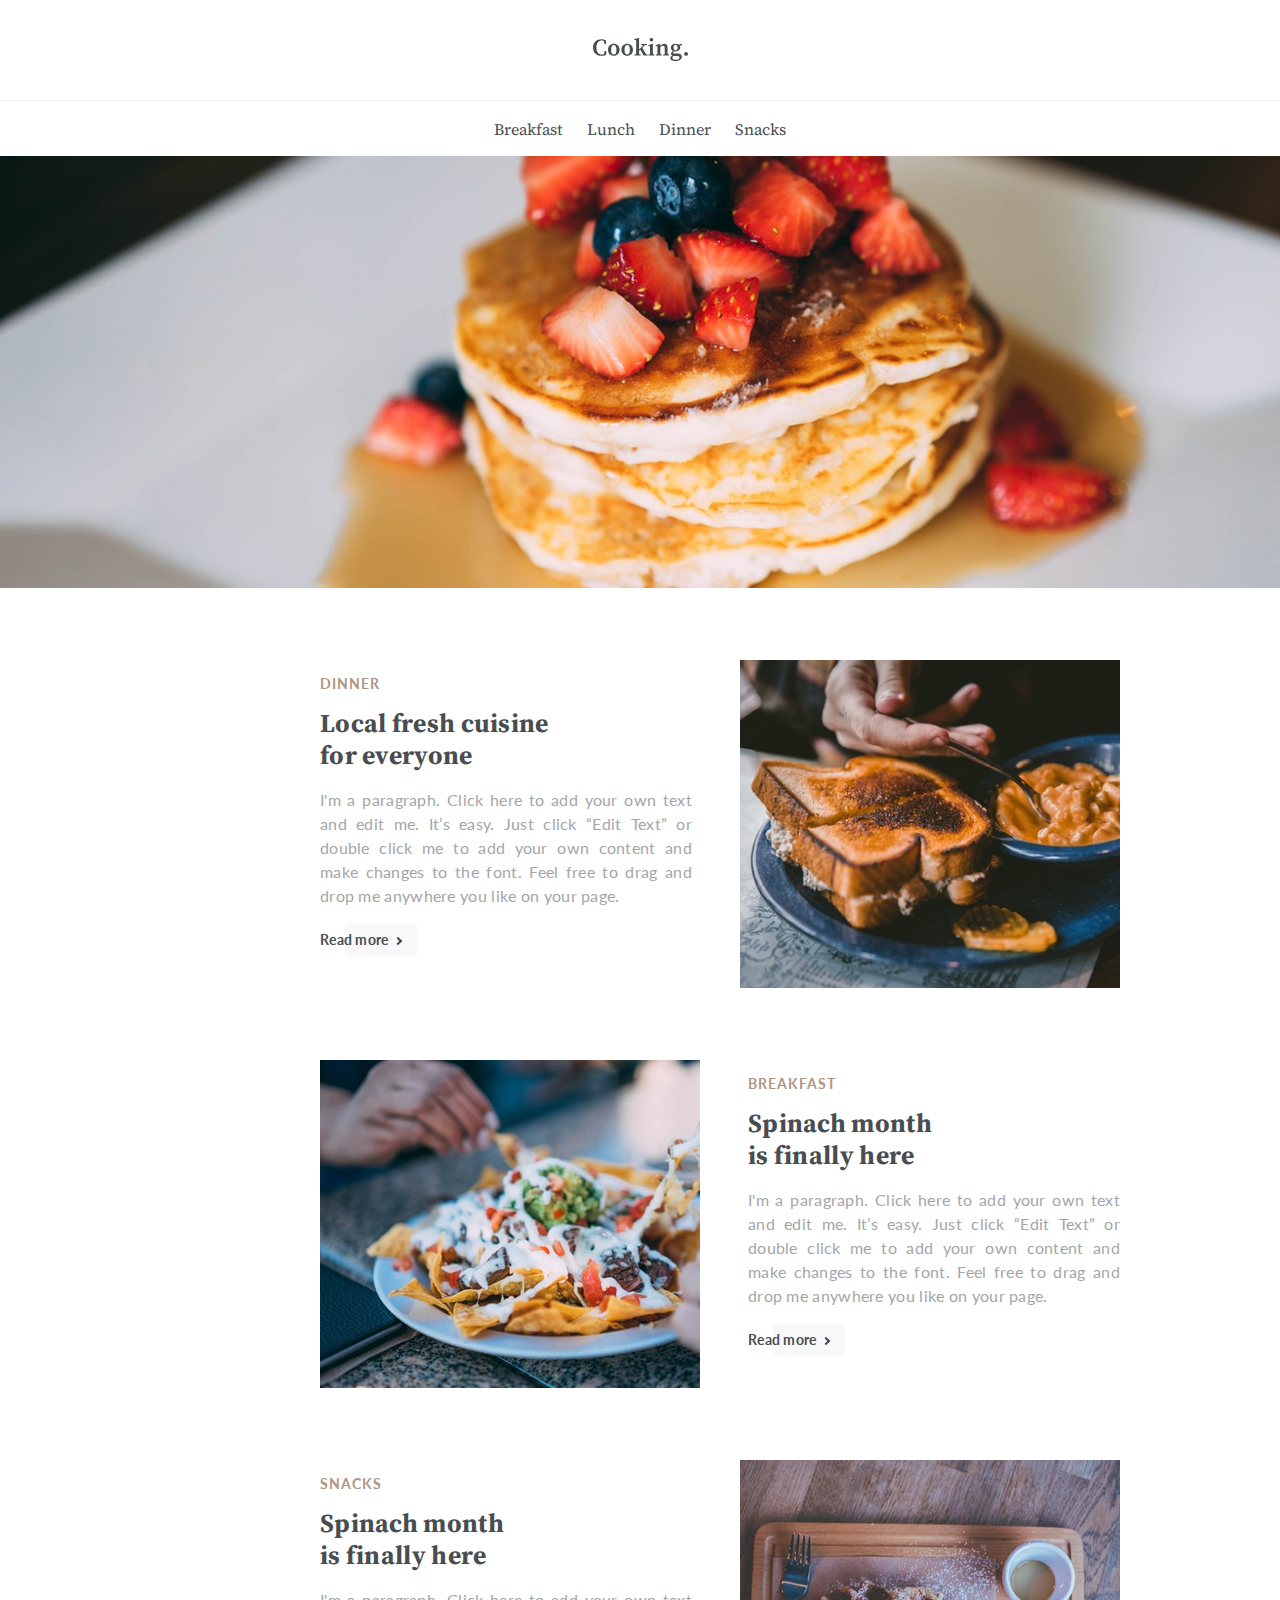
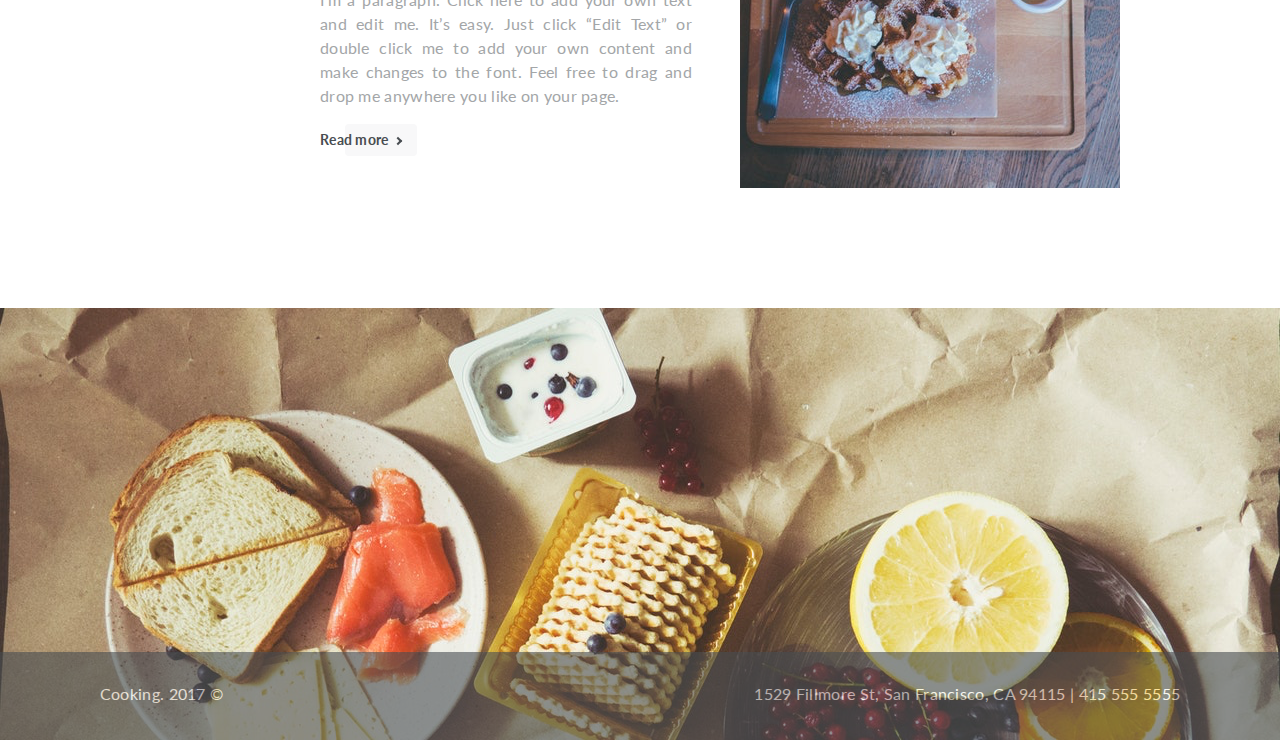
<file: index.html>
<!DOCTYPE html>
<html lang="en">
<head>
    <meta charset="UTF-8">
    <meta name="viewport" content="width=device-width, initial-scale=1">
    <title>Cooking - Home</title>
    <link rel="stylesheet" href="css/normalize.css">
    <link rel="stylesheet" href="css/style.css">
</head>
<body>
    <header>
        <div class="heading">
            <a href="#" class="head-img"><img src="img/common/cooking.svg" alt="Cooking"></a>
        </div>
        <nav>
            <ul class="nav">
                <li><a href="breakfast.html">Breakfast</a></li>
                <li><a href="#">Lunch</a></li>
                <li><a href="#">Dinner</a></li>
                <li><a href="#" class="last-a">Snacks</a></li>
            </ul>
        </nav>
    </header>
    <main>
        <section class="main-img-home"></section>
        <section class="main-home">
            <article>
                <div class="main-home-recipe">
                    <h2>Dinner</h2>
                    <h3>Local fresh cuisine<br>
                        for everyone</h3>
                    <p>I'm a paragraph. Click here to add your own text and edit me. It’s easy. Just click “Edit Text” or double click me to add your own content and make changes to the font. Feel free to drag and drop me anywhere you like on your page. </p>
                    <div class="main-home-recipe-button">
                        <a href="#">Read more</a>
                        <div></div>
                        <span class="arrow"></span>
                    </div>
                </div>
                <div class="main-home-dinner"></div>
            </article>
            <article>
                <div class="main-home-breakfast"></div>
                <div class="main-home-recipe">
                    <h2>Breakfast</h2>
                    <h3>Spinach month<br>
                        is finally here</h3>
                    <p>I'm a paragraph. Click here to add your own text and edit me. It’s easy. Just click “Edit Text” or double click me to add your own content and make changes to the font. Feel free to drag and drop me anywhere you like on your page. </p>
                    <div class="main-home-recipe-button">
                        <a href="#">Read more</a>
                        <div></div>
                        <span class="arrow"></span>
                    </div>
                </div>
            </article>
            <article>
                <div class="main-home-recipe">
                    <h2>Snacks</h2>
                    <h3>Spinach month<br>
                        is finally here</h3>
                    <p>I'm a paragraph. Click here to add your own text and edit me. It’s easy. Just click “Edit Text” or double click me to add your own content and make changes to the font. Feel free to drag and drop me anywhere you like on your page. </p>
                    <div class="main-home-recipe-button">
                        <a href="#">Read more</a>
                        <div></div>
                        <spa0n class="arrow"></spa0n>
                    </div>
                </div>
                <div class="main-home-snacks"></div>
            </article>
        </section>
    </main>
    <footer>
        <div class="copyright">
            <span>Cooking. 2017 ©</span>
            <span>1529 Fillmore St, San Francisco, CA 94115 | 415 555 5555</span>
        </div>
    </footer>
</body>
</html>
</file>
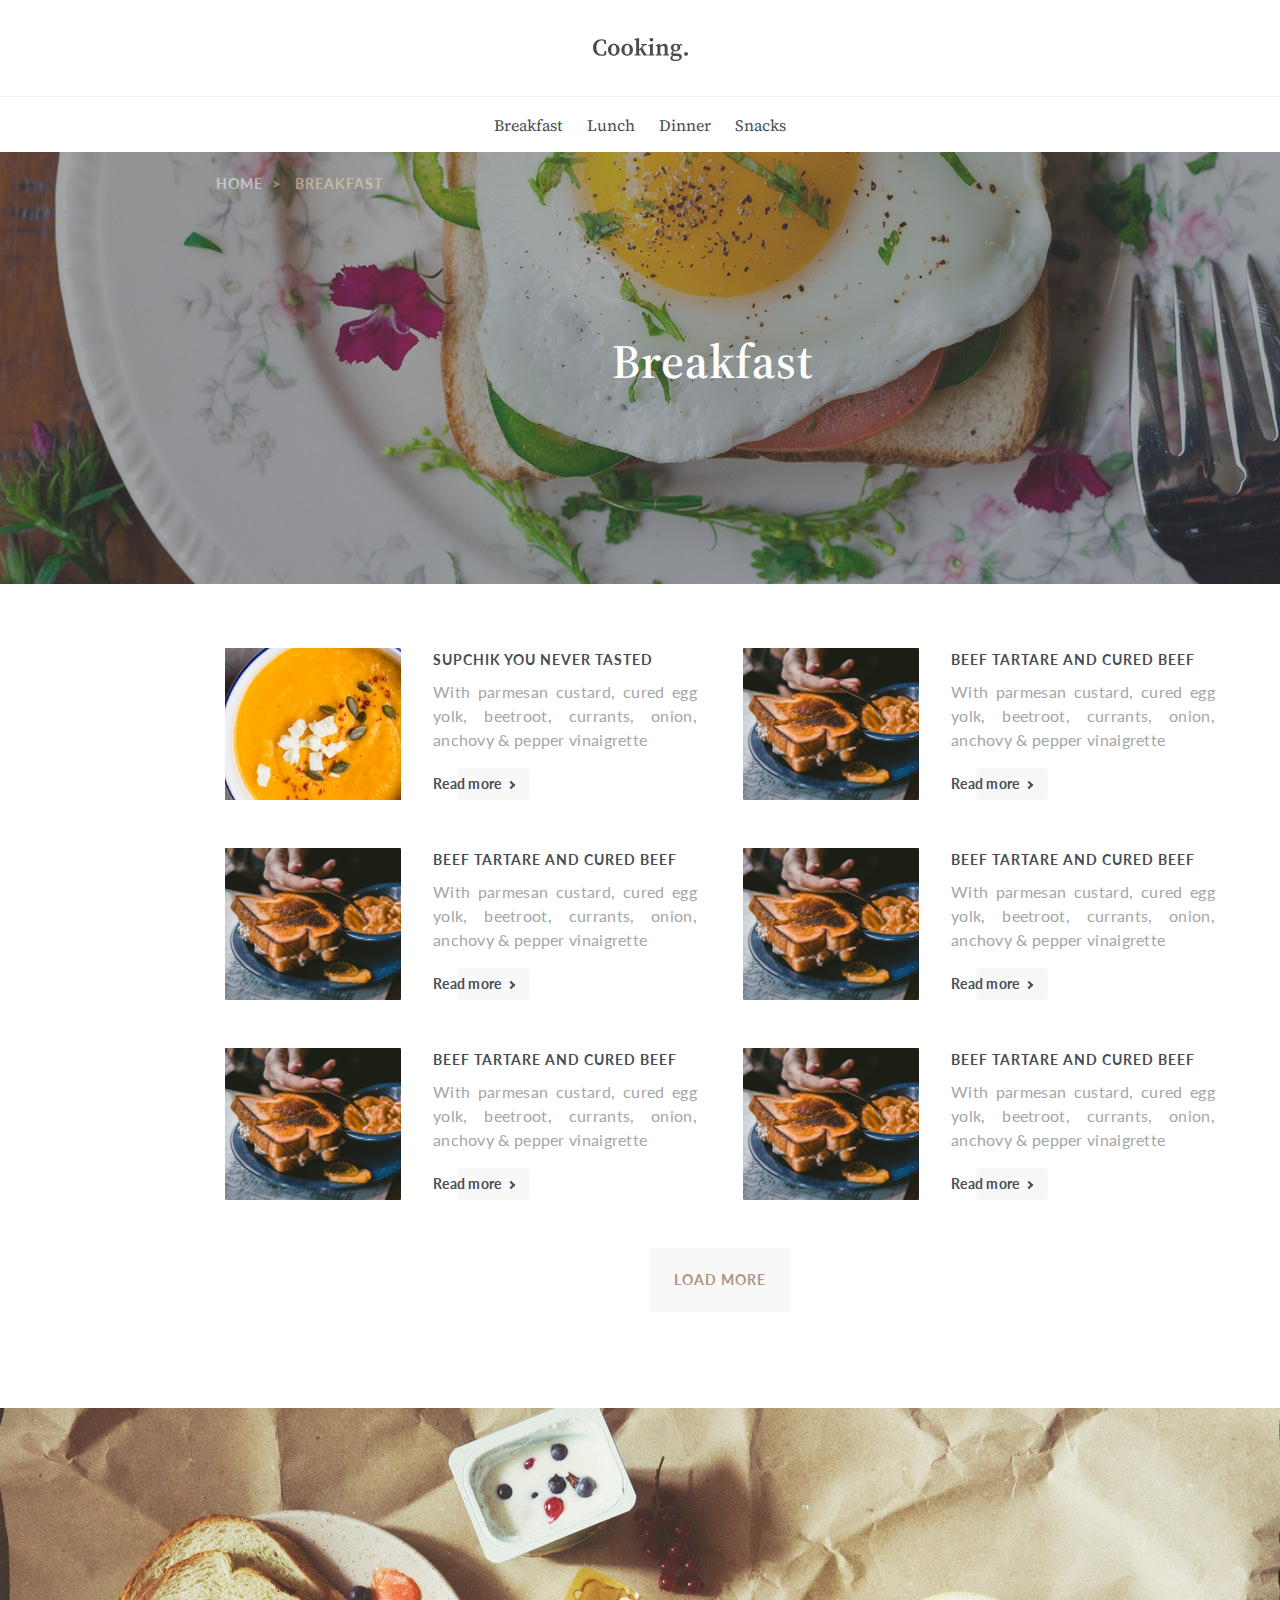
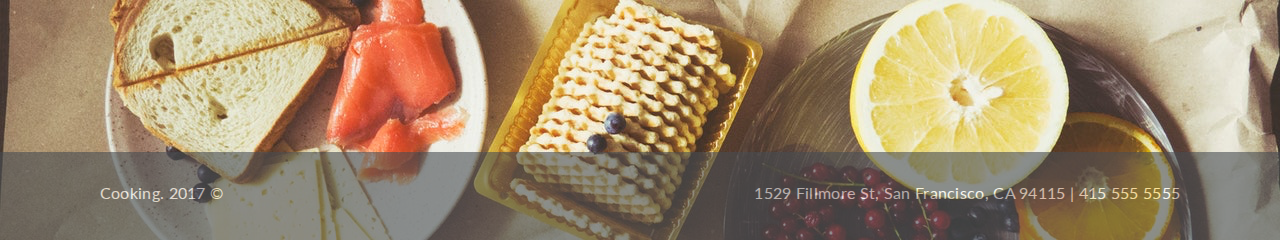
<file: breakfast.html>
<!DOCTYPE html>
<html lang="en">
<head>
    <meta charset="UTF-8">
    <title>Breakfast</title>
    <meta name="viewport" content="width=device-width, initial-scale=1">
    <link rel="stylesheet" href="css/normalize.css">
    <link rel="stylesheet" href="css/style.css">
</head>
<body>
    <header>
        <div class="heading">
            <img src="img/common/cooking.svg" class="head-img" alt="Breakfast">
        </div>
        <nav>
            <ul class="nav">
                <li><a href="#">Breakfast</a></li>
                <li><a href="#">Lunch</a></li>
                <li><a href="#">Dinner</a></li>
                <li><a href="#" class="last-a">Snacks</a></li>
            </ul>
        </nav>
    </header>
    <main>
        <section class="main-img-breakfast">
          <p><a href="index.html">home</a> <span> > </span><span>breakfast</span></p>
          <h1>Breakfast</h1>
        </section>
        <section class="main-breakfast">
            <article>
                <div class="main-breakfast-tost"></div>
                <div class="main-breakfast-recipe">
                    <h2>Supchik you never
                        tasted</h2>
                    <p>With parmesan custard, cured egg yolk, beetroot, currants, onion, anchovy & pepper vinaigrette</p>
                    <div class="main-home-recipe-button">
                        <a href="supchik.html">Read more</a>
                        <div></div>
                        <span class="arrow"></span>
                    </div>
                </div>
            </article>
            <article>
                <div class="main-breakfast-tost"></div>
                <div class="main-breakfast-recipe">
                    <h2>Beef tartare and cured beef</h2>
                    <p>With parmesan custard, cured egg yolk, beetroot, currants, onion, anchovy & pepper vinaigrette</p>
                    <div class="main-home-recipe-button">
                        <a href="#">Read more</a>
                        <div></div>
                        <span class="arrow"></span>
                    </div>
                </div>
            </article>
            <article>
                <div class="main-breakfast-tost"></div>
                <div class="main-breakfast-recipe">
                    <h2>Beef tartare and cured beef</h2>
                    <p>With parmesan custard, cured egg yolk, beetroot, currants, onion, anchovy & pepper vinaigrette</p>
                    <div class="main-home-recipe-button">
                        <a href="#">Read more</a>
                        <div></div>
                        <span class="arrow"></span>
                    </div>
                </div>
            </article>
            <article>
                <div class="main-breakfast-tost"></div>
                <div class="main-breakfast-recipe">
                    <h2>Beef tartare and cured beef</h2>
                    <p>With parmesan custard, cured egg yolk, beetroot, currants, onion, anchovy & pepper vinaigrette</p>
                    <div class="main-home-recipe-button">
                        <a href="#">Read more</a>
                        <div></div>
                        <span class="arrow"></span>
                    </div>
                </div>
            </article>
            <article>
                <div class="main-breakfast-tost"></div>
                <div class="main-breakfast-recipe">
                    <h2>Beef tartare and cured beef</h2>
                    <p>With parmesan custard, cured egg yolk, beetroot, currants, onion, anchovy & pepper vinaigrette</p>
                    <div class="main-home-recipe-button">
                        <a href="#">Read more</a>
                        <div></div>
                        <span class="arrow"></span>
                    </div>
                </div>
            </article>
            <article>
                <div class="main-breakfast-tost"></div>
                <div class="main-breakfast-recipe">
                    <h2>Beef tartare and cured beef</h2>
                    <p>With parmesan custard, cured egg yolk, beetroot, currants, onion, anchovy & pepper vinaigrette</p>
                    <div class="main-home-recipe-button">
                        <a href="#">Read more</a>
                        <div></div>
                        <span class="arrow"></span>
                    </div>
                </div>
            </article>
        </section>
        <div class="load-more">Load More</div>
    </main>
    <footer>
        <div class="copyright">
            <span>Cooking. 2017 ©</span>
            <span>1529 Fillmore St, San Francisco, CA 94115 | 415 555 5555</span>
        </div>
    </footer>

    <script src="js/script.js"></script>
</body>
</html>
</file>
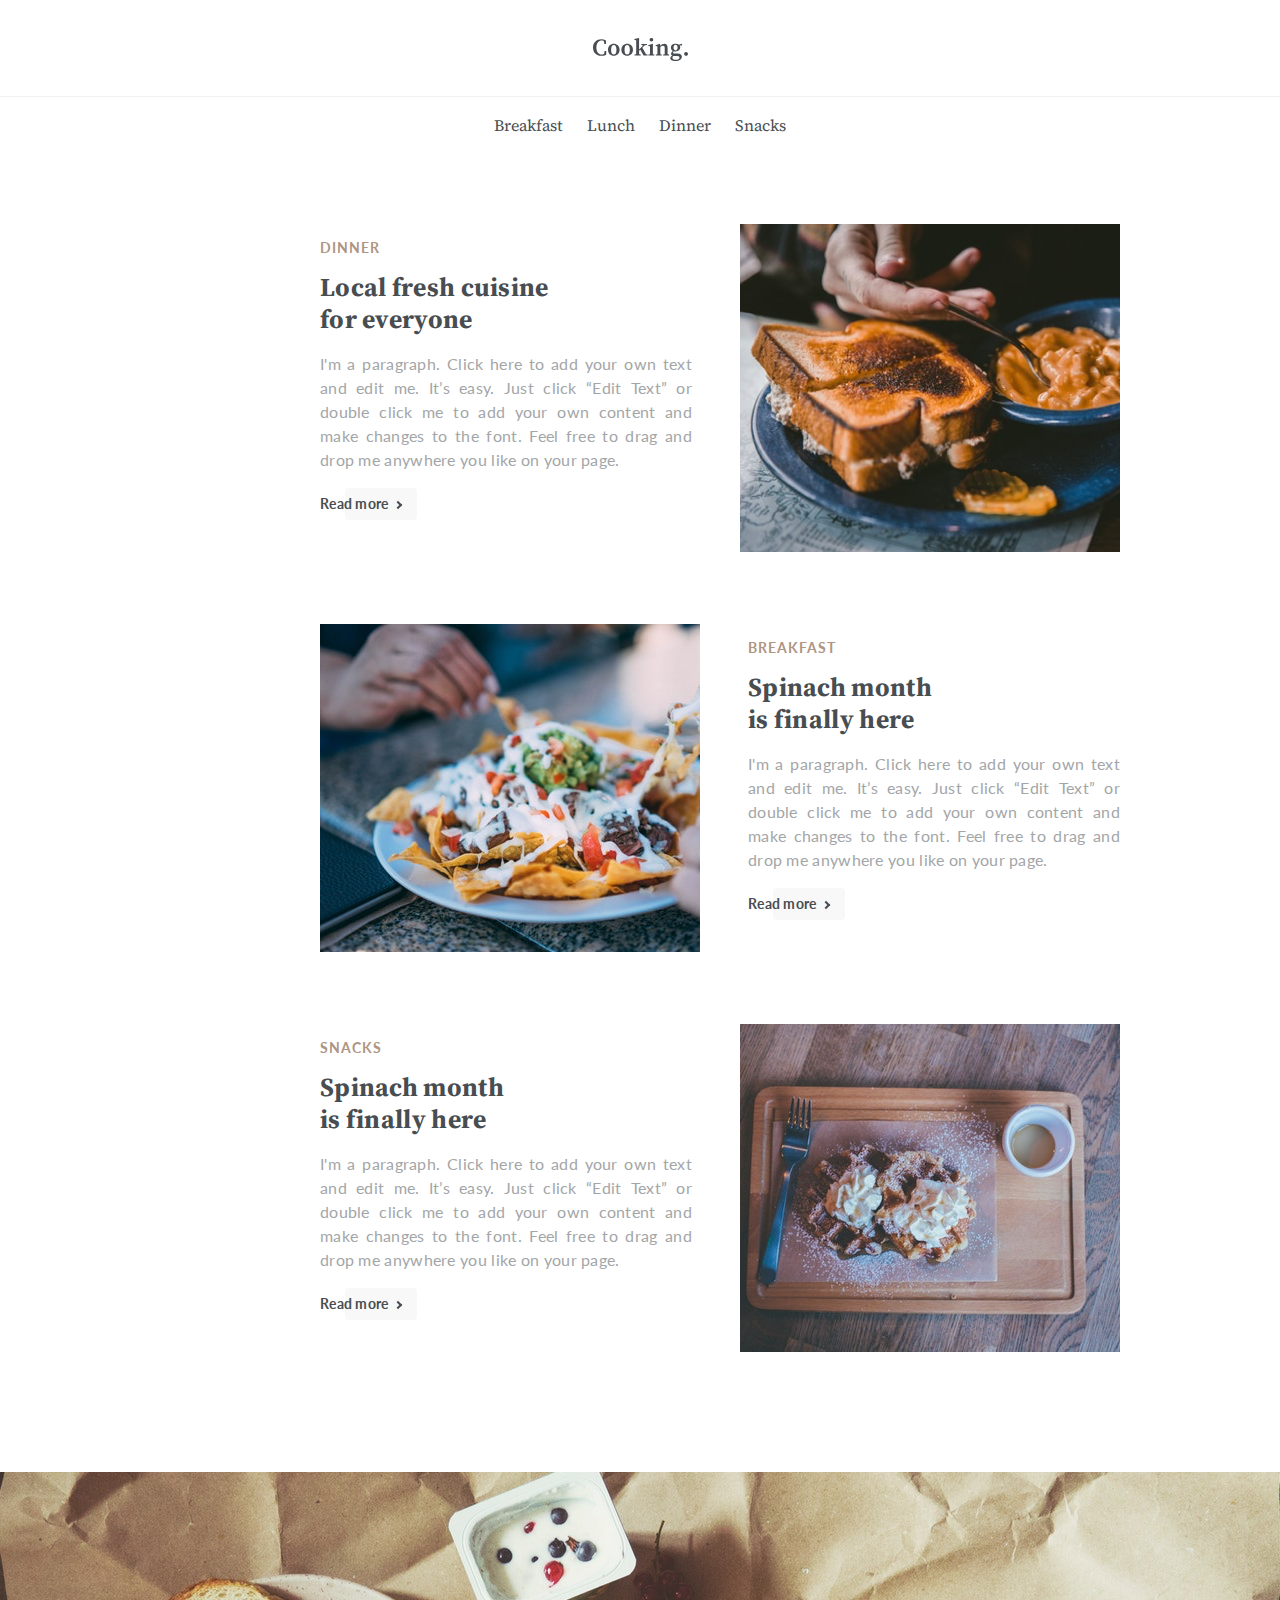
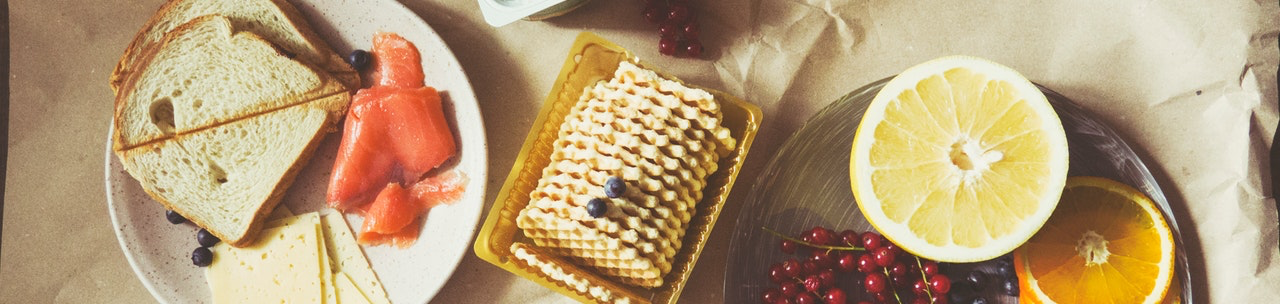
<file: home.html>
<!DOCTYPE html>
<html lang="en">
<head>
    <meta charset="UTF-8">
    <meta name="viewport" content="width=device-width, initial-scale=1">
    <title>Cooking - Home</title>
    <link rel="stylesheet" href="css/normalize.css">
    <link rel="stylesheet" href="css/style.css">
</head>
<body>
    <header>
        <div class="heading">
            <img src="img/common/cooking.svg" class="head-img" alt="Cooking">
        </div>
        <nav>
            <ul class="nav">
                <li><a href="breakfast.html">Breakfast</a></li>
                <li><a href="#">Lunch</a></li>
                <li><a href="#">Dinner</a></li>
                <li><a href="#" class="last-a">Snacks</a></li>
            </ul>
        </nav>
    </header>
    <main>
        <section class="main-img"></section>
        <section class="main-home">
            <article>
                <div class="main-home-recipe">
                    <h2>Dinner</h2>
                    <h3>Local fresh cuisine<br>
                        for everyone</h3>
                    <p>I'm a paragraph. Click here to add your own text and edit me. It’s easy. Just click “Edit Text” or double click me to add your own content and make changes to the font. Feel free to drag and drop me anywhere you like on your page. </p>
                    <div class="main-home-recipe-button">
                        <a href="#">Read more</a>
                        <div></div>
                        <span class="arrow"></span>
                    </div>
                </div>
                <div class="main-home-dinner"></div>
            </article>
            <article>
                <div class="main-home-breakfast"></div>
                <div class="main-home-recipe">
                    <h2>Breakfast</h2>
                    <h3>Spinach month<br>
                        is finally here</h3>
                    <p>I'm a paragraph. Click here to add your own text and edit me. It’s easy. Just click “Edit Text” or double click me to add your own content and make changes to the font. Feel free to drag and drop me anywhere you like on your page. </p>
                    <div class="main-home-recipe-button">
                        <a href="#">Read more</a>
                        <div></div>
                        <span class="arrow"></span>
                    </div>
                </div>
            </article>
            <article>
                <div class="main-home-recipe">
                    <h2>Snacks</h2>
                    <h3>Spinach month<br>
                        is finally here</h3>
                    <p>I'm a paragraph. Click here to add your own text and edit me. It’s easy. Just click “Edit Text” or double click me to add your own content and make changes to the font. Feel free to drag and drop me anywhere you like on your page. </p>
                    <div class="main-home-recipe-button">
                        <a href="#">Read more</a>
                        <div></div>
                        <span class="arrow"></span>
                    </div>
                </div>
                <div class="main-home-snacks"></div>
            </article>
        </section>
    </main>
    <footer></footer>
</body>
</html>
</file>
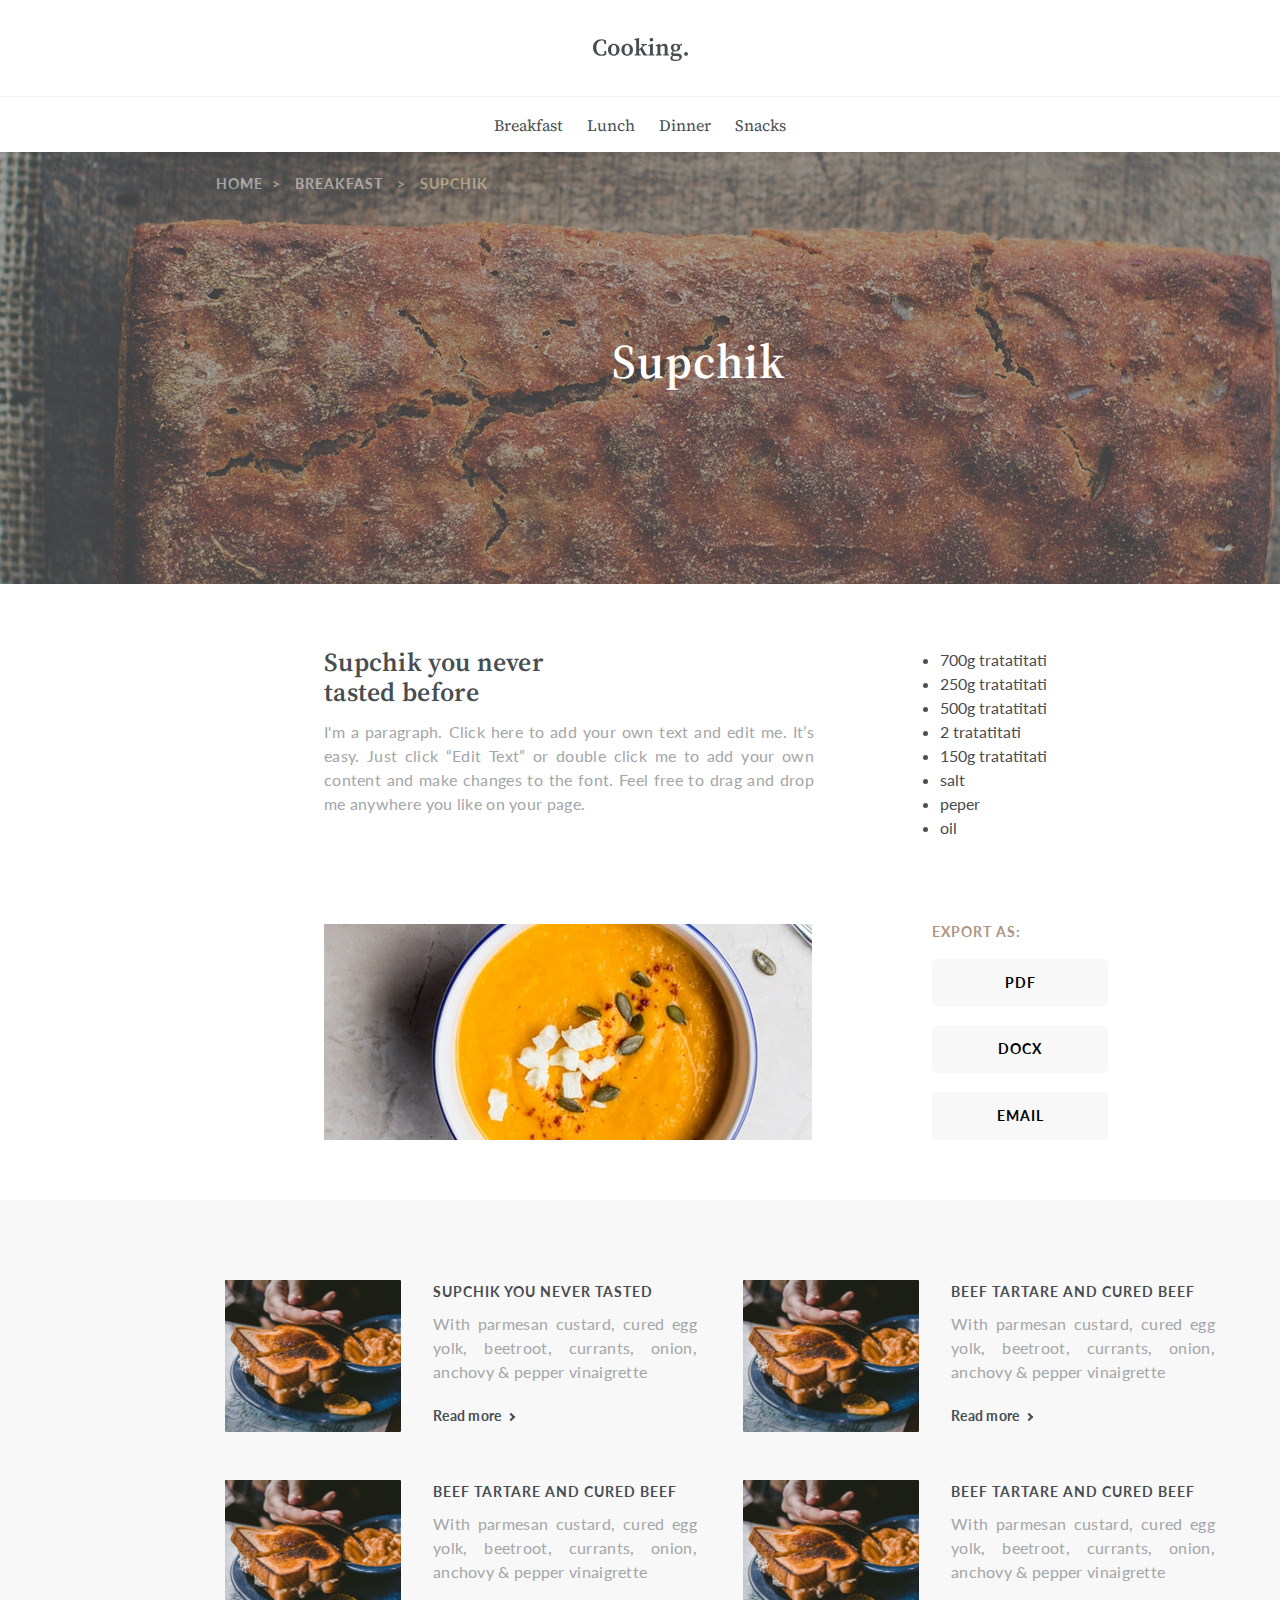
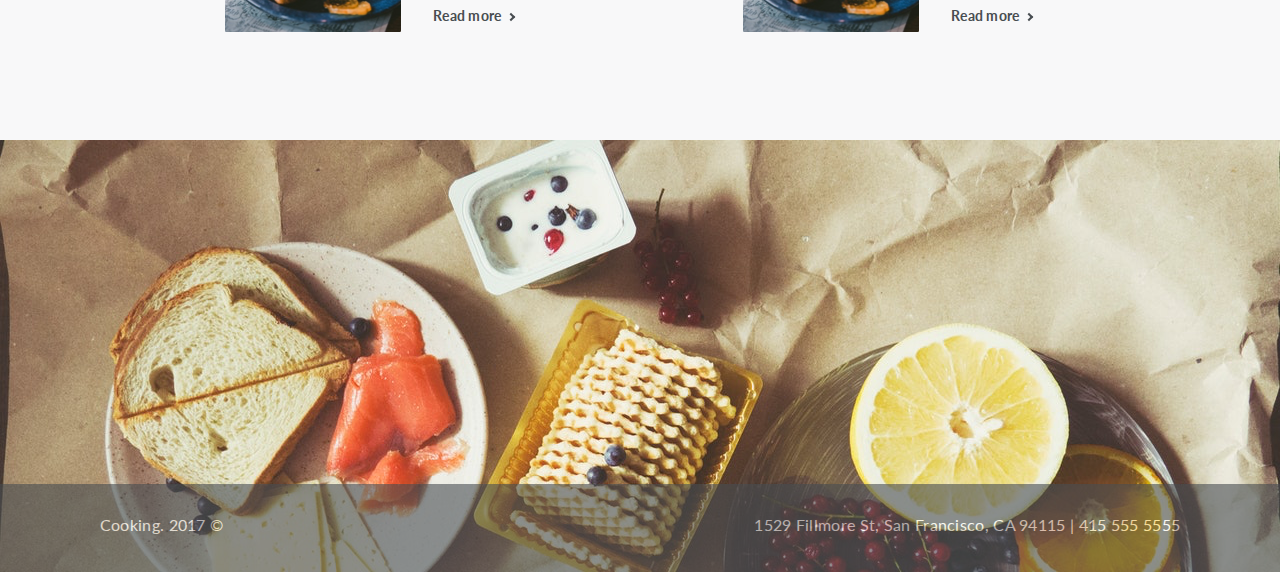
<file: supchik.html>
<!DOCTYPE html>
<html lang="en">
<head>
    <meta charset="UTF-8">
    <meta name="viewport" content="width=device-width, initial-scale=1">
    <title>The Best Soup Recipe</title>
    <link rel="stylesheet" href="css/normalize.css">
    <link rel="stylesheet" href="css/style.css">
</head>
<body>
    <header>
        <div class="heading">
            <img src="img/common/cooking.svg" class="head-img" alt="Breakfast">
        </div>
        <nav>
            <ul class="nav">
                <li><a href="breakfast.html">Breakfast</a></li>
                <li><a href="#">Lunch</a></li>
                <li><a href="#">Dinner</a></li>
                <li><a href="#" class="last-a">Snacks</a></li>
            </ul>
        </nav>
    </header>
    <main>
        <section class="main-img-supchik">
            <p><a href="index.html">home</a> <span> > </span><span><a href="breakfast.html">breakfast</a></span><span> > </span><span>supchik</span></p>
            <h1>Supchik</h1>
        </section>
        <section class="recipe">
            <div>
                <h2>Supchik you never<br>
                    tasted before</h2>
                <p>I'm a paragraph. Click here to add your own text and edit me. It’s easy. Just click “Edit Text” or double click me to add your own content and make changes to the font. Feel free to drag and drop me anywhere you like on your page. </p>
            </div>
            <ul>
                <li>700g tratatitati</li>
                <li>250g tratatitati</li>
                <li>500g tratatitati</li>
                <li>2 tratatitati</li>
                <li>150g tratatitati</li>
                <li>salt </li>
                <li>peper</li>
                <li>oil</li>
            </ul>
        </section>
        <section class="save-recipe">
            <img src="img/supchik/soup.png" alt="Soup">
            <div>
                <h2>Export AS:</h2>
                <button><a href="files/supchik.pdf" download="">PDF</a></button>
                <button><a href="files/supchik.docx" download="">DOCX</a></button>
                <button><a href="mailto: bogdan.makarenko@gmail.com">EMAIL</a></button>
            </div>
        </section>
        <div class="wrapper">
            <section class="main-supchik">
                <article>
                    <div class="main-breakfast-tost"></div>
                    <div class="main-breakfast-recipe">
                        <h2>Supchik you never
                            tasted</h2>
                        <p>With parmesan custard, cured egg yolk, beetroot, currants, onion, anchovy & pepper vinaigrette</p>
                        <div class="main-home-recipe-button">
                            <a href="supchik.html">Read more</a>
                            <div></div>
                            <span class="arrow"></span>
                        </div>
                    </div>
                </article>
                <article>
                    <div class="main-breakfast-tost"></div>
                    <div class="main-breakfast-recipe">
                        <h2>Beef tartare and cured beef</h2>
                        <p>With parmesan custard, cured egg yolk, beetroot, currants, onion, anchovy & pepper vinaigrette</p>
                        <div class="main-home-recipe-button">
                            <a href="#">Read more</a>
                            <div></div>
                            <span class="arrow"></span>
                        </div>
                    </div>
                </article>
                <article>
                    <div class="main-breakfast-tost"></div>
                    <div class="main-breakfast-recipe">
                        <h2>Beef tartare and cured beef</h2>
                        <p>With parmesan custard, cured egg yolk, beetroot, currants, onion, anchovy & pepper vinaigrette</p>
                        <div class="main-home-recipe-button">
                            <a href="#">Read more</a>
                            <div></div>
                            <span class="arrow"></span>
                        </div>
                    </div>
                </article>
                <article>
                    <div class="main-breakfast-tost"></div>
                    <div class="main-breakfast-recipe">
                        <h2>Beef tartare and cured beef</h2>
                        <p>With parmesan custard, cured egg yolk, beetroot, currants, onion, anchovy & pepper vinaigrette</p>
                        <div class="main-home-recipe-button">
                            <a href="#">Read more</a>
                            <div></div>
                            <span class="arrow"></span>
                        </div>
                    </div>
                </article>
            </section>
        </div>
    </main>
    <footer>
        <div class="copyright">
            <span>Cooking. 2017 ©</span>
            <span>1529 Fillmore St, San Francisco, CA 94115 | 415 555 5555</span>
        </div>
    </footer>
</body>
</html>
</file>
<file: css/style.css>
@import url('https://fonts.googleapis.com/css?family=Source+Serif+Pro:400,600,700');
@import url('https://fonts.googleapis.com/css?family=Lato:400,700');

body{
    overflow-x: hidden;
}
/* HEADER */
header{
    display: flex;
    flex-flow: column;
}
main{
    width: 1440px;
}
.heading{
    display: flex;
    padding: 38px 0 35px 0;
    border-bottom: 1px solid rgba(72,77,81,0.08);
}
.head-img{
    object-fit: contain;
    margin: 0 auto;
}

    /* NAVIGATION */
.nav{
    list-style: none;
    display: flex;
    justify-content: center;
}
.nav a{
    display: block;
    padding: 16px 0 15px 0;
    margin-right: 24px;
    margin-top: -1px;
    border-top: 1px solid transparent;
    font-family: 'Source Serif Pro', serif;
    font-size: 16px;
    line-height: 1.5;
    color: #484d51;
}
.nav a:hover{
    border-top: 1px solid #ae9584;
    color: #ae9584;
}
.nav .last-a{
    margin-right: 0;
}

/* MAIN part */
.main-home {
    display: flex;
    flex-flow: column;
    align-items: center;
}
.main-img-home {
    background: url(../img/home/main.png)no-repeat center center;
    background-size: cover;
    width: 100%;
    height: 432px;
}
    /* ARTICLES */
article{
    margin: 72px 0 0 0;
    font-family: 'Lato', sans-serif;
    display: flex;
    flex-wrap: nowrap;
    justify-content: space-between;
    max-width: 800px;
}
article:last-of-type{
    margin-bottom: 120px;
}

article h2{
    font-weight: 700;
    width: 60px;
    height: 16px;
    font-size: 14px;
    line-height: 1.14;
    letter-spacing: 1px;
    text-transform: uppercase;
    color: #ae9584;
}
article h3{
    font-family: 'Source Serif Pro', serif;
    font-weight: 700;
    font-size: 26px;
    line-height: 1.23;
    letter-spacing: 0.3px;
    color: #484d51;
}
article p {
    font-size: 16px;
    line-height: 1.5;
    color: #a3a6a8;
    letter-spacing: 0.3px;
    text-align: justify;
}
    /* Recipe images */
.main-home-dinner {
    background: url(../img/home/dinner.png)no-repeat center center;
    background-size: cover;
    width: 47.5%;
    height: 328px;
}
.main-home-breakfast {
    background: url(../img/home/breakfast.png)no-repeat center center;
    background-size: cover;
    width: 47.5%;
    height: 328px;
}
.main-home-snacks {
    background: url(../img/home/snacks.png)no-repeat center center;
    background-size: cover;
    width: 47.5%;
    height: 328px;
}

    /* RECIPE */
.main-home-recipe {
    display: flex;
    flex-flow: column;
    width: 46.5%;
    max-height: 320px;
}
.main-home-recipe h2,
.main-home-recipe > p{
    padding: 16px 0 16px 0;
}


    /* Read more button */
.main-home-recipe-button{
    display: flex;
}

.main-home-recipe-button > a{
    display: block;
    width: 97px;
    height: 32px;
    font-size: 14px;
    font-weight: 700;
    line-height: 32px;
    letter-spacing: 0.3px;
    text-align: left;
    color: #484d51;
    z-index: 2;
}
.main-home-recipe-button > div{
    width: 72px;
    height: 32px;
    background-color: #f8f8f9;
    margin-left: -72px;
    border-radius: 4px;
}
.arrow{
    display: block;
    width: 4px;
    height: 4px;
    position: relative;
    right: 22px;
    top: 14px;
    transform: rotate(45deg);
    border-style: solid;
    border-color: #484d51;
    border-width: 2px 2px 0 0;
}

.main-home-recipe-button a:hover{
    cursor: pointer;
    color: #ae9584;
}
.main-home-recipe-button a:hover ~ .arrow{
    border-color: #ae9584;
}
.main-home-recipe-button a:hover ~ div{
    background-color: rgba(234,234,237,0.45);
}

/* FOOTER */

footer{
    background: url(../img/common/foooter.png)no-repeat center center;
    background-size: cover;
    width: 100%;
    height: 432px;
}
.copyright {
    display: flex;
    justify-content: space-between;
    align-content: center;
    width: 100%;
    height: 88px;
    opacity: 0.6;
    background-color: #484d51;
    position: relative;
    top: 79.6%;
}
.copyright span{
    font-family: 'Lato', sans-serif;
    font-size: 16px;
    line-height: 1.5;
    letter-spacing: 0.3px;
    text-align: left;
    color: #ffffff;
    margin: 2.3% 7.8%;
}

/* BREAKFAST */

/* MAIN */
.main-img-breakfast,
.main-img-supchik{
    background-size: cover;
    width: 100%;
    height: 432px;
    position: relative;
    margin-bottom: 64px;
}
.main-img-breakfast{
    background: url(../img/breakfest/Breakfast.png)no-repeat center center;
}
.main-img-breakfast a,
.main-img-supchik a{
    color: #ffffff;
}
.main-img-breakfast a:hover,
.main-img-supchik a:hover{
    text-decoration: underline;
}
.main-img-breakfast p,
.main-img-supchik p{
    height: 16px;
    opacity: 0.48;
    font-size: 14px;
    font-family: 'Lato', sans-serif;
    font-weight: 700;
    line-height: 1.14;
    letter-spacing: 1px;
    text-transform: uppercase;
    position: relative;
    top: 5.6%;
    left: 15%;
    text-align: left;
}
.main-img-breakfast span,
.main-img-supchik span{
    color: #f9e4b3;
    z-index: 2;
    padding: 0 5px;
}
.main-img-breakfast h1,
.main-img-supchik h1{
    width: 217px;
    height: 66px;
    font-family: 'Source Serif Pro', serif;
    font-size: 48px;
    font-weight: 600;
    letter-spacing: 0.9px;
    text-align: left;
    position: relative;
    left: 42.5%;
    top: 31%;
    color: #fff;
}
.main-breakfast-tost{
    background: url(../img/common/tost.png)no-repeat center center;
    background-size: cover;
    width: 176px;
    height: 152px;
}
.main-breakfast article:first-of-type .main-breakfast-tost{
    background: url(../img/supchik/soup.png)no-repeat center center;
    background-size: cover;
    width: 176px;
    height: 152px;
}
.main-breakfast,
.main-supchik{
    display: flex;
    align-items: center;
    flex-wrap: wrap;
    justify-content: space-between;
    margin: 0 auto;
    width: 990px;
}
    /* ARTICLES */
.main-breakfast article,
.main-supchik article{
    margin: 0 0 48px 0;
    max-width: 472px;
}
.main-breakfast-recipe{
    display: flex;
    flex-flow: column;
    justify-content: space-between;
    max-width: 264px;
    max-height: 320px;
    margin-left: 32px;
}
.main-breakfast-recipe h2{
    width: 264px;
    height: 24px;
    line-height: 1.71;
    text-align: left;
    color: #484d51;
}
.main-breakfast-recipe p{
    margin-bottom: 8px;
}

.load-more{
    display: flex;
    margin: 0 auto;
    margin-bottom: 96px;
    padding: 24px;
    width: 93px;
    height: 16px;
    font-family: 'Lato', sans-serif;
    font-size: 14px;
    font-weight: bold;
    line-height: 1.14;
    letter-spacing: 1px;
    text-transform: uppercase;
    text-align: left;
    color: #ae9584;
    background-color: #f8f8f9;
}

.load-more:hover{
    color: #cca57f;
    background-color: rgba(234,234,237,0.45);
}

/* SUPCHICK */

.main-img-supchik{
    background: url(../img/supchik/Supchik.png)no-repeat center center;
}
.wrapper{
    width: 1440px;
    background-color: #f8f8f9;
    padding: 80px 0 60px 0;
}
.recipe{
    display: flex;
    justify-content: center;
    margin-left: 100px;
}
.recipe div{
    width: 376px;
    padding-left: 100px;
}
.recipe div h2{
    width: 376px;
    height: 72px;
    font-family: 'Source Serif Pro', serif;
    font-size: 26px;
    font-weight: 600;
    letter-spacing: 0.3px;
    text-align: left;
    color: #484d51
}
.recipe div p{
    width: 490px;
    height: 120px;
    font-family: 'Lato', sans-serif;
    font-size: 16px;
    line-height: 1.5;
    letter-spacing: 0.3px;
    text-align: justify;
    color: #a3a6a8;
}
.recipe ul{
    width: 376px;
    height: 216px;
    font-family: 'Lato', sans-serif;
    font-size: 16px;
    line-height: 1.5;
    color: #484d51;
    margin-left: 240px;
}
.save-recipe{
    margin: 60px 0;
    display: flex;
    justify-content: center;
    height: 216px;
}
.save-recipe img{
    margin-left: 80px;
}
.save-recipe div{
    margin-left: 120px;
    display: flex;
    flex-direction: column;
    justify-content: space-between;
}
.save-recipe h2{
    width: 264px;
    height: 16px;
    font-family: 'Lato', sans-serif;
    font-size: 14px;
    font-weight: bold;
    line-height: 1.14;
    letter-spacing: 1px;
    text-align: left;
    color: #ae9584;
    text-transform: uppercase;
}
.save-recipe div button{
    width: 176px;
    height: 48px;
    border-radius: 6px;
    background-color: #f8f8f9;
    outline: none;
    font-family: 'Lato', sans-serif;
    font-size: 14px;
    font-weight: bold;
    line-height: 1.14;
    letter-spacing: 1px;
    color: #484d51;
    border: 0;
    cursor: pointer;
}
.save-recipe div button:hover{
    background-color: #ededf1;
}
</file>
